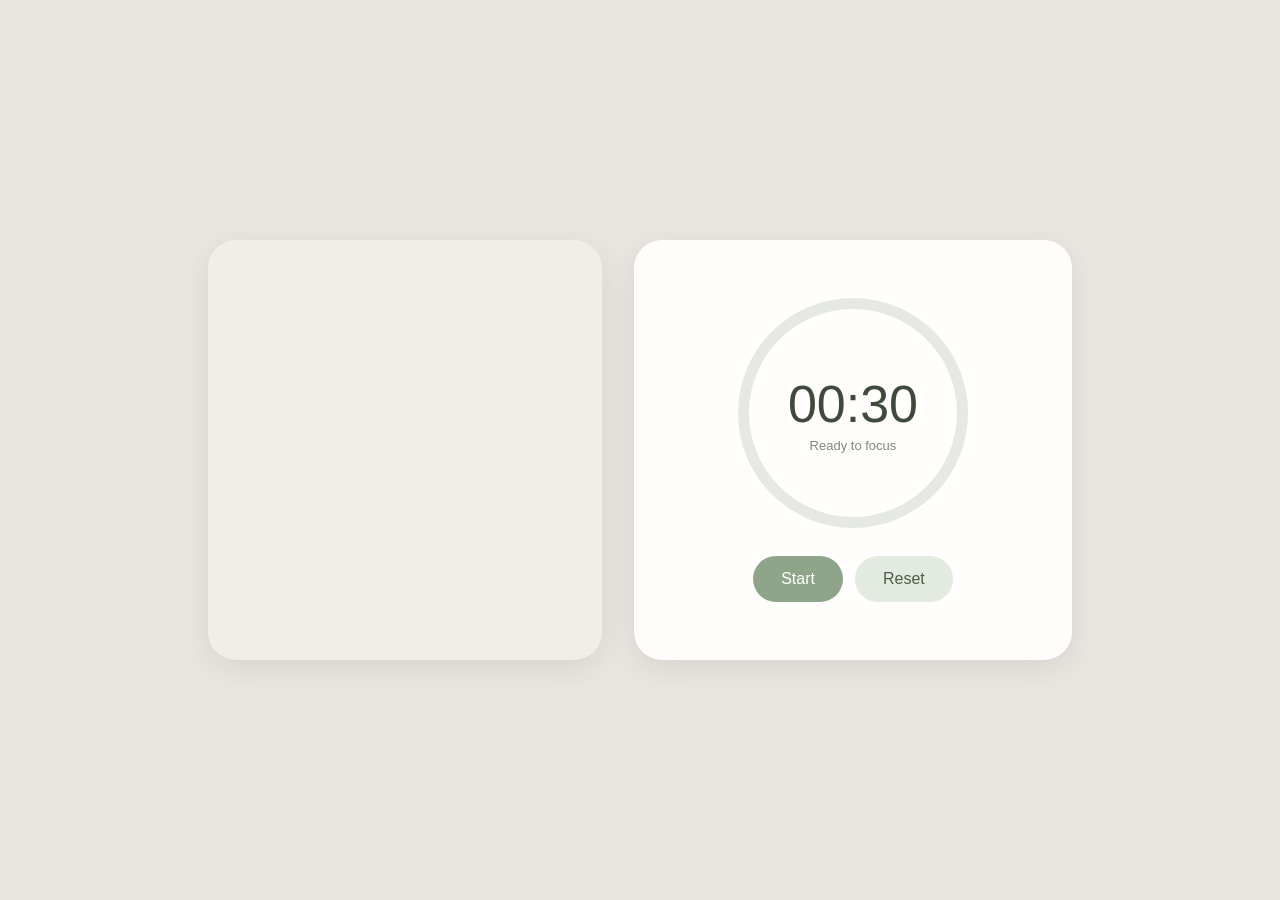
<file: index.html>
<!DOCTYPE html>
<html lang="en">
<head>
  <meta charset="UTF-8">
  <meta name="viewport" content="width=device-width, initial-scale=1.0">
  <title>Pomodoro Art</title>
  <link rel="stylesheet" href="style.css">
</head>
<body>
  <main class="screen">
    <div class="card art">
      <div class="frame" id="frame">
        <img class="art-img" id="artImg" alt="Artwork">
        <canvas class="art-blur" id="artBlur" aria-hidden="true"></canvas>
      </div>
    </div>
    <div class="card panel">
      <div class="ring" id="ring">
        <div class="ring-in">
          <div class="time" id="time">00:30</div>
          <p class="label" id="label">Ready to focus</p>
        </div>
      </div>
      <div class="buttons">
        <button type="button" class="btn primary" id="startPause">Start</button>
        <button type="button" class="btn secondary" id="reset">Reset</button>
        <button type="button" class="btn primary" id="restart" hidden>Restart session</button>
      </div>
      <div class="details" id="details" hidden>
        <p class="name" id="paintingName"></p>
        <p id="paintingArtist"></p>
        <p id="paintingYear"></p>
        <p><a id="paintingLink" target="_blank" rel="noopener noreferrer">Read about this painting on the Met website</a></p>
      </div>
    </div>
  </main>
  <script src="script.js"></script>
</body>
</html>
</file>
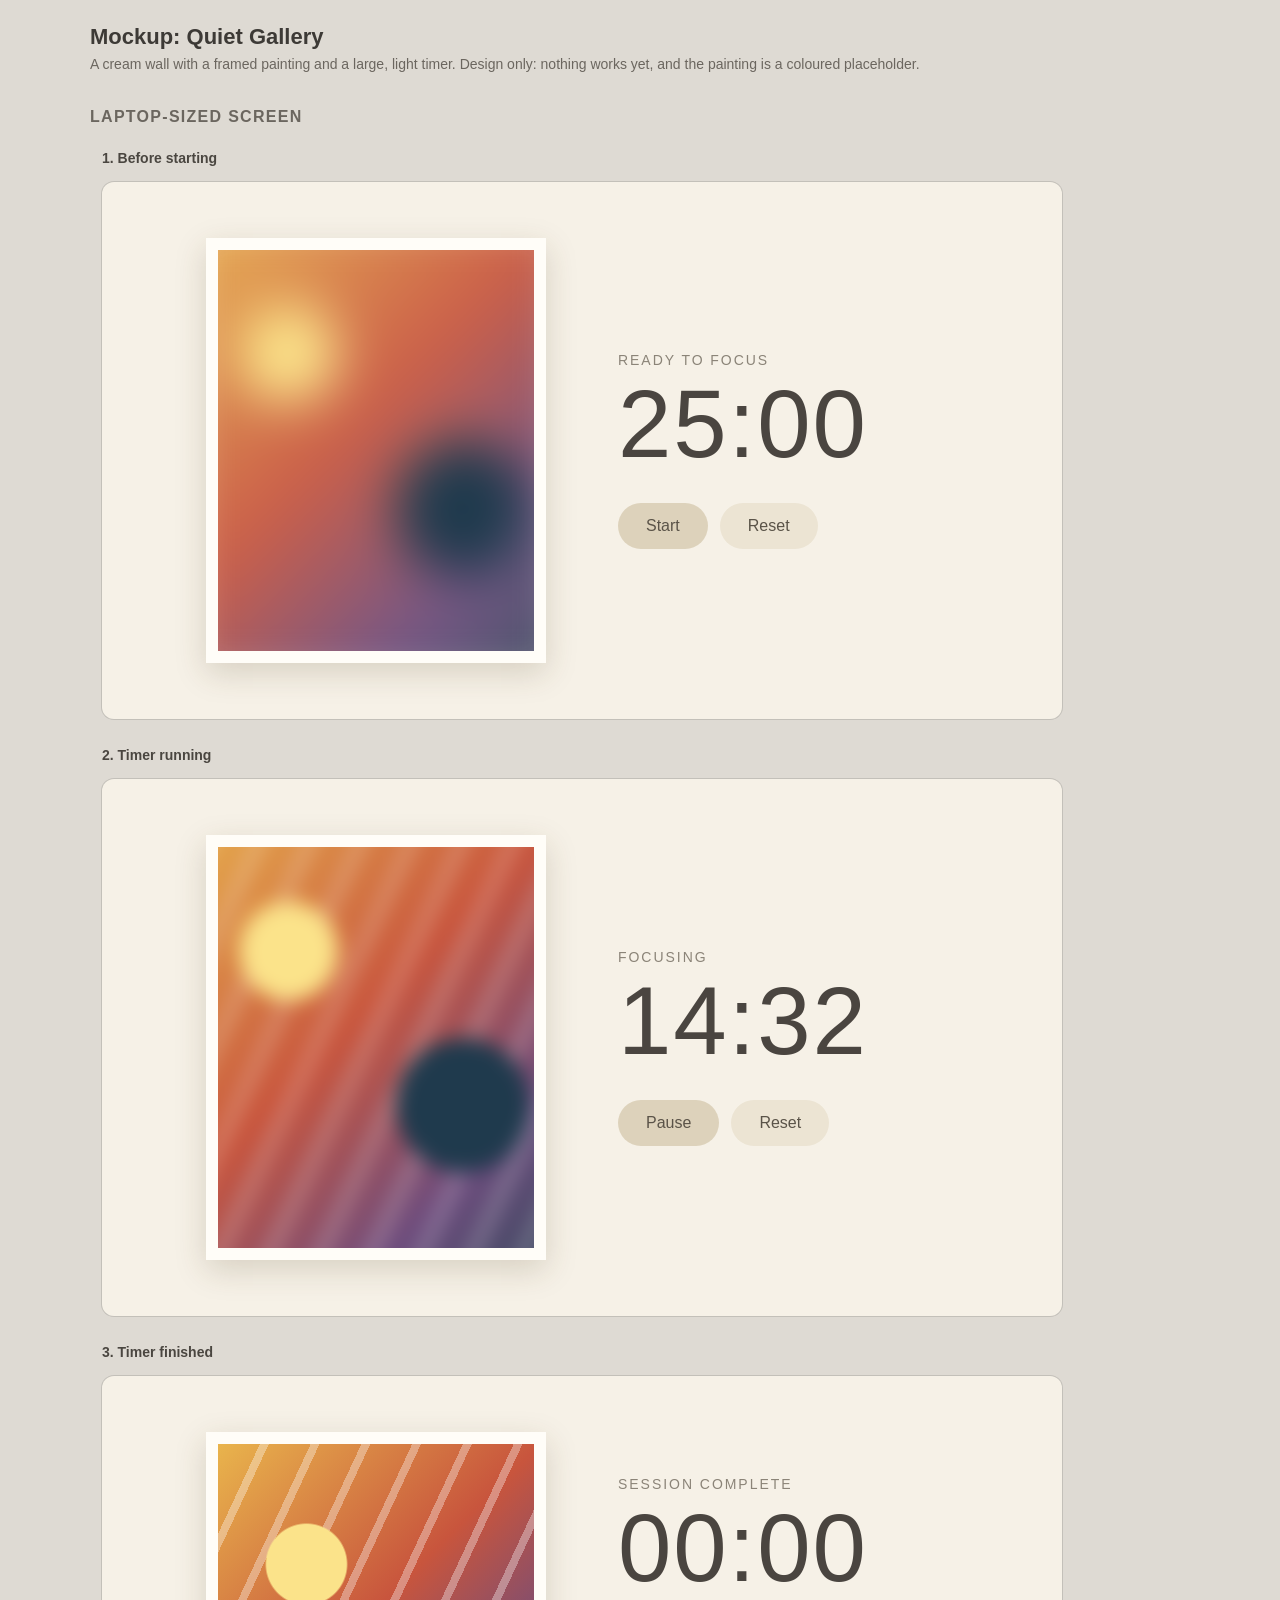
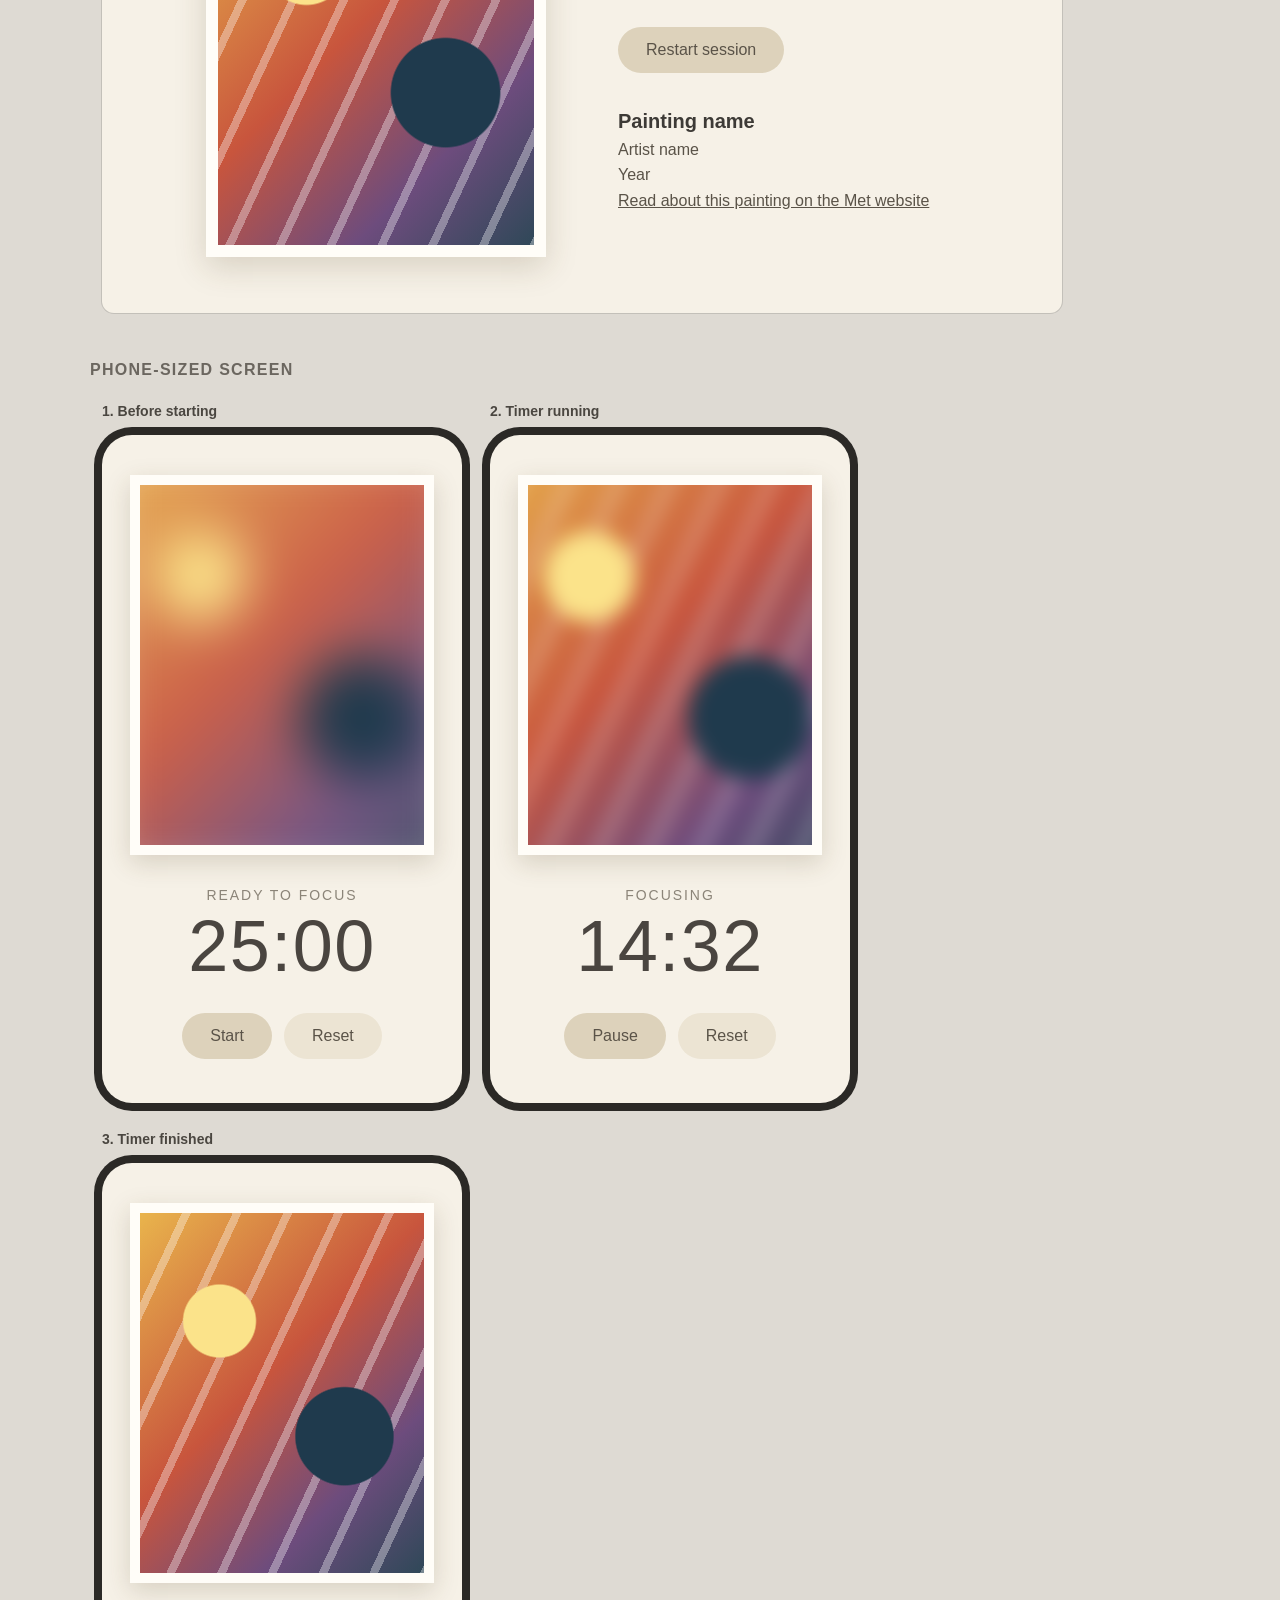
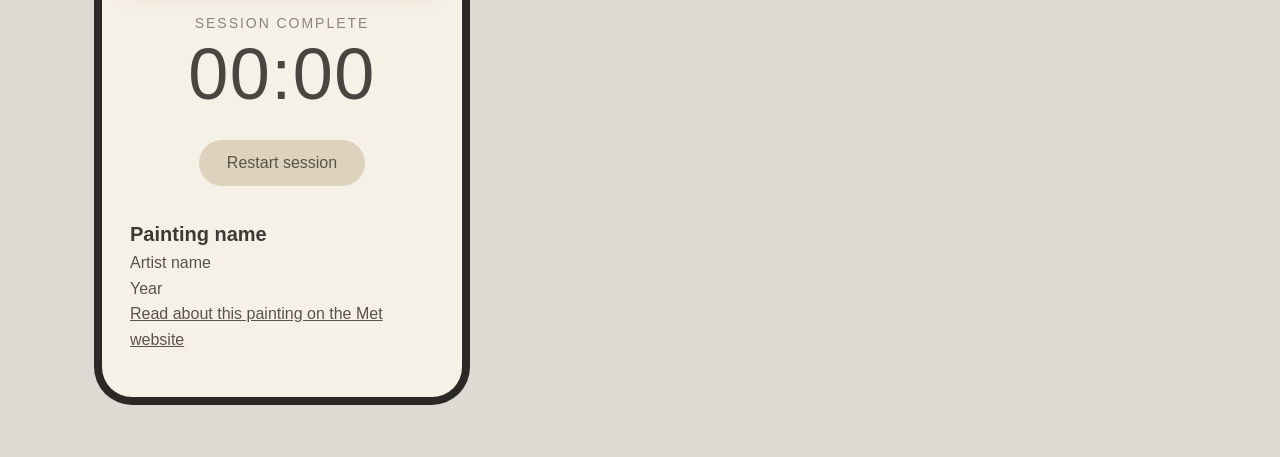
<file: mockups/1-quiet-gallery.html>
<!DOCTYPE html>
<html lang="en">
<head>
<meta charset="UTF-8">
<meta name="viewport" content="width=device-width, initial-scale=1.0">
<title>Mockup: Quiet Gallery</title>
<style>
*{box-sizing:border-box;margin:0;padding:0}
body{font-family:"Helvetica Neue",Arial,sans-serif;background:#dedad3;color:#3d3a36;padding:24px 16px 48px}
.sheet-head{max-width:1100px;margin:0 auto 28px}
.sheet-head h1{font-size:22px;font-weight:600}
.sheet-head p{margin-top:6px;font-size:14px;color:#6b665f}
h2.group{max-width:1100px;margin:36px auto 12px;font-size:16px;font-weight:600;text-transform:uppercase;letter-spacing:.08em;color:#6b665f}
.stage{max-width:1100px;margin:0 auto;overflow-x:auto;padding:12px}
.row{display:flex;flex-wrap:wrap;gap:28px;align-items:flex-start}
figure{flex:none}
figcaption{font-size:14px;font-weight:600;margin-bottom:16px;color:#4a4640}
.screen{overflow:hidden}
.screen.laptop{width:960px;min-height:520px;border-radius:12px;box-shadow:0 0 0 1px rgba(0,0,0,.12)}
.screen.phone{width:360px;border-radius:30px;box-shadow:0 0 0 8px #2b2926}
.art{overflow:hidden;position:relative}
.art-img{position:absolute;inset:-40px;background:radial-gradient(circle at 28% 30%,#fbe38a 0 11%,transparent 11.5%),radial-gradient(circle at 72% 62%,#1f3a4d 0 16%,transparent 16.5%),repeating-linear-gradient(115deg,transparent 0 38px,rgba(255,255,255,.35) 38px 46px),linear-gradient(135deg,#e9b44c 0%,#c8553d 45%,#6d4c7d 75%,#2f4858 100%);filter:blur(var(--blur))}
.art.sharp .art-img,.art-img.sharp{inset:0}
.time{font-variant-numeric:tabular-nums}
.btn{font:inherit;border:0;cursor:default}
.details{text-align:left}
.details .name{font-weight:600}
.details a{color:inherit}

.screen{background:#f6f1e7;color:#4a4540}
.laptop{display:flex;align-items:center;justify-content:center;gap:72px;padding:56px}
.laptop .art{width:340px;aspect-ratio:4/5;border:12px solid #fffdf8;box-shadow:0 10px 30px rgba(80,60,30,.18)}
.laptop .panel{width:340px}
.phone{padding:40px 28px 44px;text-align:center}
.phone .art{width:100%;aspect-ratio:4/5;border:10px solid #fffdf8;box-shadow:0 8px 24px rgba(80,60,30,.18);margin-bottom:32px}
.label{font-size:14px;letter-spacing:.14em;text-transform:uppercase;color:#8b8478;margin-bottom:6px}
.time{font-size:96px;font-weight:200;letter-spacing:.02em;line-height:1.05}
.phone .time{font-size:72px}
.buttons{display:flex;gap:12px;margin-top:28px;flex-wrap:wrap}
.phone .buttons{justify-content:center}
.btn{padding:14px 28px;border-radius:999px;font-size:16px;color:#5a5348;background:#ece4d3}
.btn.primary{background:#ddd2bb}
.details{margin-top:32px;font-size:16px;line-height:1.6;color:#5a5348}
.details .name{font-size:20px;color:#3d3a36}
</style>
</head>
<body>
<div class="sheet-head"><h1>Mockup: Quiet Gallery</h1><p>A cream wall with a framed painting and a large, light timer. Design only: nothing works yet, and the painting is a coloured placeholder.</p></div>
<h2 class="group">Laptop-sized screen</h2><div class="stage"><div class="row"><figure><figcaption>1. Before starting</figcaption><section class="screen laptop"><div class="art"><div class="art-img" style="--blur:26px"></div></div><div class="panel"><p class="label">Ready to focus</p><div class="time">25:00</div><div class="buttons"><button type="button" class="btn primary">Start</button><button type="button" class="btn secondary">Reset</button></div></div></section></figure><figure><figcaption>2. Timer running</figcaption><section class="screen laptop"><div class="art"><div class="art-img" style="--blur:10px"></div></div><div class="panel"><p class="label">Focusing</p><div class="time">14:32</div><div class="buttons"><button type="button" class="btn primary">Pause</button><button type="button" class="btn secondary">Reset</button></div></div></section></figure><figure><figcaption>3. Timer finished</figcaption><section class="screen laptop"><div class="art"><div class="art-img" style="--blur:0px;inset:0"></div></div><div class="panel"><p class="label">Session complete</p><div class="time">00:00</div><div class="buttons"><button type="button" class="btn primary">Restart session</button></div><div class="details"><p class="name">Painting name</p><p>Artist name</p><p>Year</p><p><a href="#">Read about this painting on the Met website</a></p></div></div></section></figure></div></div><h2 class="group">Phone-sized screen</h2><div class="stage"><div class="row"><figure><figcaption>1. Before starting</figcaption><section class="screen phone"><div class="art"><div class="art-img" style="--blur:26px"></div></div><div class="panel"><p class="label">Ready to focus</p><div class="time">25:00</div><div class="buttons"><button type="button" class="btn primary">Start</button><button type="button" class="btn secondary">Reset</button></div></div></section></figure><figure><figcaption>2. Timer running</figcaption><section class="screen phone"><div class="art"><div class="art-img" style="--blur:10px"></div></div><div class="panel"><p class="label">Focusing</p><div class="time">14:32</div><div class="buttons"><button type="button" class="btn primary">Pause</button><button type="button" class="btn secondary">Reset</button></div></div></section></figure><figure><figcaption>3. Timer finished</figcaption><section class="screen phone"><div class="art"><div class="art-img" style="--blur:0px;inset:0"></div></div><div class="panel"><p class="label">Session complete</p><div class="time">00:00</div><div class="buttons"><button type="button" class="btn primary">Restart session</button></div><div class="details"><p class="name">Painting name</p><p>Artist name</p><p>Year</p><p><a href="#">Read about this painting on the Met website</a></p></div></div></section></figure></div></div>
</body>
</html>
</file>
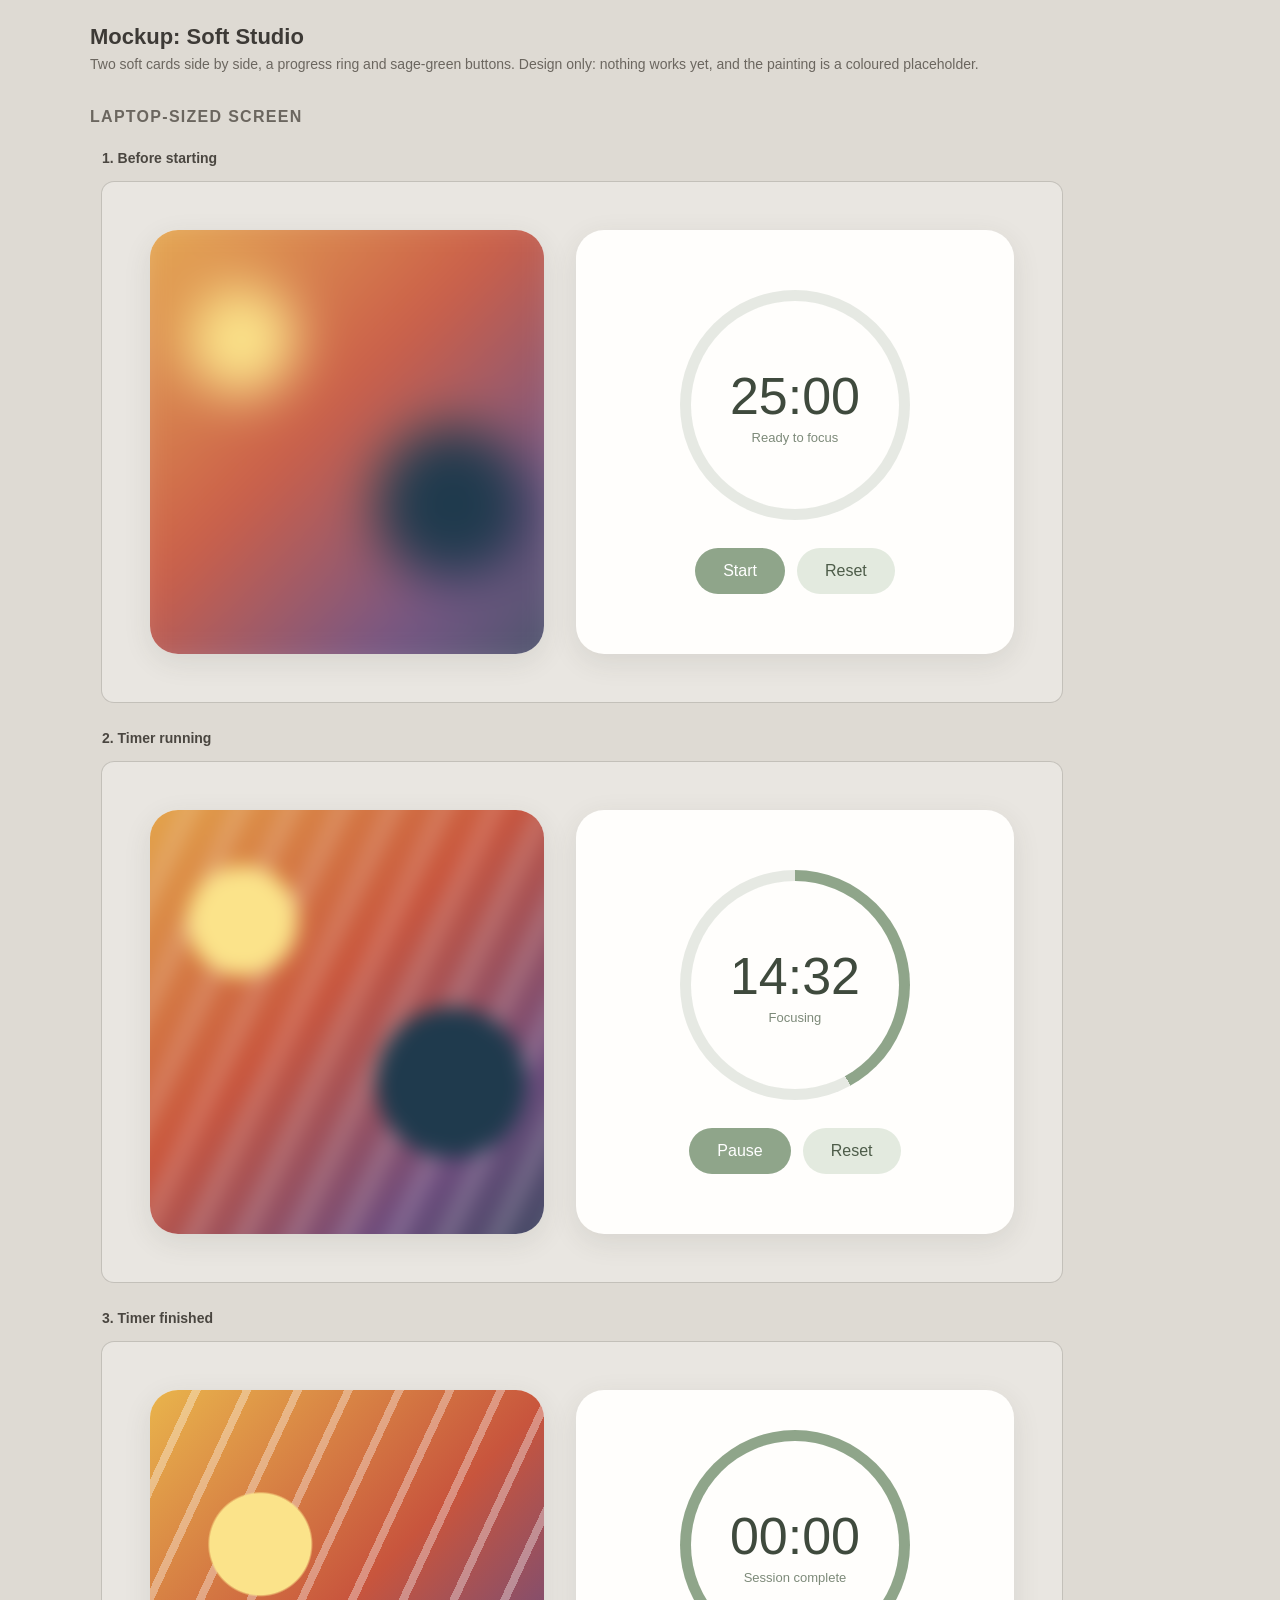
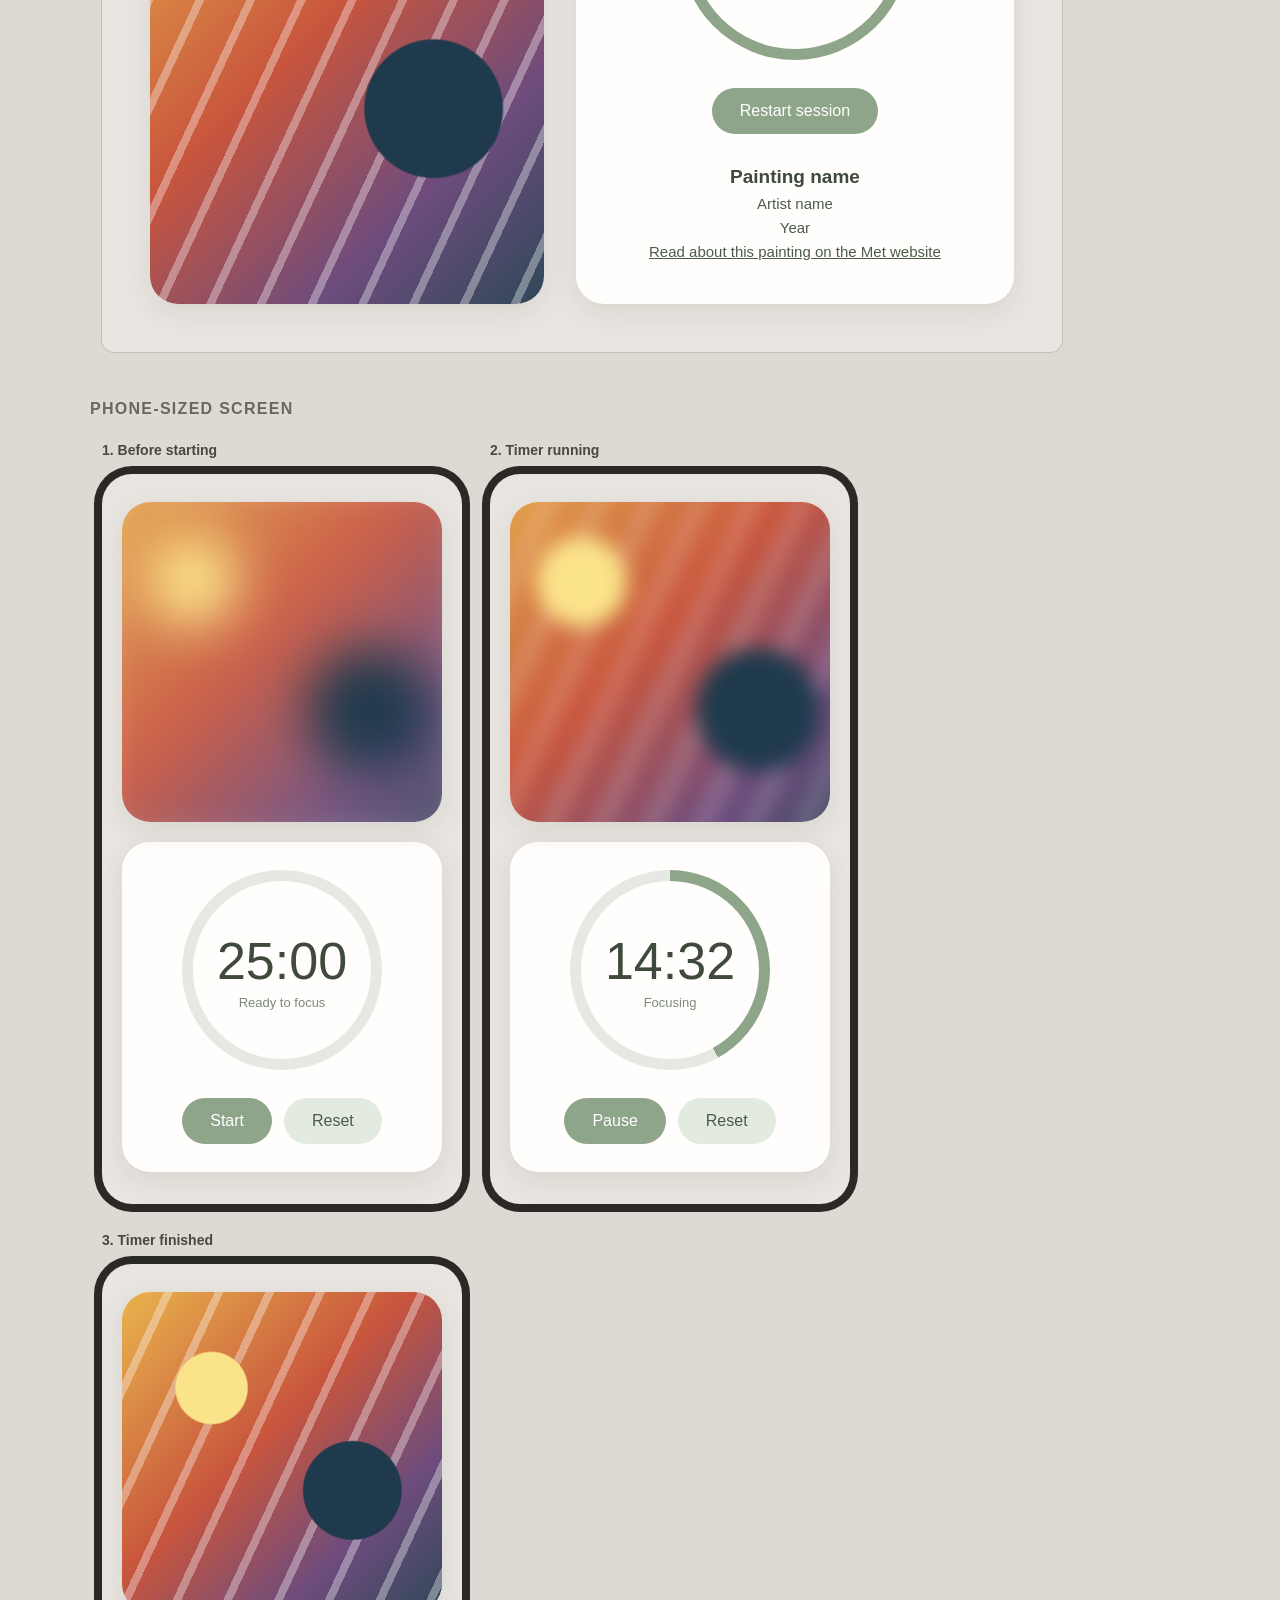
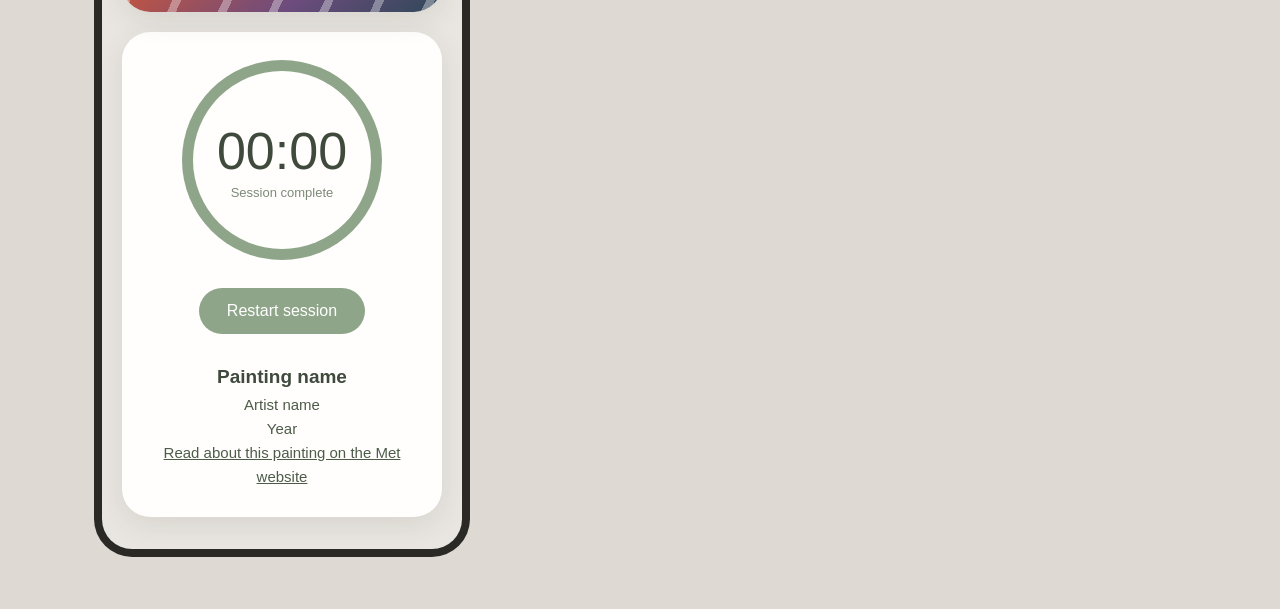
<file: mockups/2-soft-studio.html>
<!DOCTYPE html>
<html lang="en">
<head>
<meta charset="UTF-8">
<meta name="viewport" content="width=device-width, initial-scale=1.0">
<title>Mockup: Soft Studio</title>
<style>
*{box-sizing:border-box;margin:0;padding:0}
body{font-family:"Helvetica Neue",Arial,sans-serif;background:#dedad3;color:#3d3a36;padding:24px 16px 48px}
.sheet-head{max-width:1100px;margin:0 auto 28px}
.sheet-head h1{font-size:22px;font-weight:600}
.sheet-head p{margin-top:6px;font-size:14px;color:#6b665f}
h2.group{max-width:1100px;margin:36px auto 12px;font-size:16px;font-weight:600;text-transform:uppercase;letter-spacing:.08em;color:#6b665f}
.stage{max-width:1100px;margin:0 auto;overflow-x:auto;padding:12px}
.row{display:flex;flex-wrap:wrap;gap:28px;align-items:flex-start}
figure{flex:none}
figcaption{font-size:14px;font-weight:600;margin-bottom:16px;color:#4a4640}
.screen{overflow:hidden}
.screen.laptop{width:960px;min-height:520px;border-radius:12px;box-shadow:0 0 0 1px rgba(0,0,0,.12)}
.screen.phone{width:360px;border-radius:30px;box-shadow:0 0 0 8px #2b2926}
.art{overflow:hidden;position:relative}
.art-img{position:absolute;inset:-40px;background:radial-gradient(circle at 28% 30%,#fbe38a 0 11%,transparent 11.5%),radial-gradient(circle at 72% 62%,#1f3a4d 0 16%,transparent 16.5%),repeating-linear-gradient(115deg,transparent 0 38px,rgba(255,255,255,.35) 38px 46px),linear-gradient(135deg,#e9b44c 0%,#c8553d 45%,#6d4c7d 75%,#2f4858 100%);filter:blur(var(--blur))}
.art.sharp .art-img,.art-img.sharp{inset:0}
.time{font-variant-numeric:tabular-nums}
.btn{font:inherit;border:0;cursor:default}
.details{text-align:left}
.details .name{font-weight:600}
.details a{color:inherit}

.screen{background:#e9e6e1}
.card{background:#fffefc;border-radius:28px;box-shadow:0 8px 28px rgba(60,55,45,.10)}
.laptop{display:flex;gap:32px;padding:48px;align-items:stretch}
.laptop .art{flex:1.1;min-height:420px}
.laptop .panel{flex:1;padding:40px;display:flex;flex-direction:column;align-items:center;justify-content:center}
.phone{padding:28px 20px 32px;display:flex;flex-direction:column;gap:20px}
.phone .art{aspect-ratio:1/1}
.phone .panel{padding:28px 20px;display:flex;flex-direction:column;align-items:center}
.ring{--size:230px;width:var(--size);height:var(--size);border-radius:50%;background:conic-gradient(#8fa58a calc(var(--p)*1%),#e6e9e3 0);display:grid;place-items:center}
.phone .ring{--size:200px}
.ring-in{width:calc(100% - 22px);height:calc(100% - 22px);border-radius:50%;background:#fffefc;display:flex;flex-direction:column;align-items:center;justify-content:center}
.time{font-size:52px;font-weight:300;color:#3f4a3d}
.label{font-size:13px;color:#7d8a79;margin-top:4px}
.buttons{display:flex;gap:12px;margin-top:28px;flex-wrap:wrap;justify-content:center}
.btn{padding:14px 28px;border-radius:999px;font-size:16px}
.btn.primary{background:#8fa58a;color:#fff}
.btn.secondary{background:#e3eadf;color:#4d5c49}
.details{margin-top:28px;font-size:15px;line-height:1.6;text-align:center;color:#4d5c49}
.details .name{font-size:19px;color:#3f4a3d}
</style>
</head>
<body>
<div class="sheet-head"><h1>Mockup: Soft Studio</h1><p>Two soft cards side by side, a progress ring and sage-green buttons. Design only: nothing works yet, and the painting is a coloured placeholder.</p></div>
<h2 class="group">Laptop-sized screen</h2><div class="stage"><div class="row"><figure><figcaption>1. Before starting</figcaption><section class="screen laptop"><div class="card art"><div class="art-img" style="--blur:26px"></div></div><div class="card panel"><div class="ring" style="--p:0"><div class="ring-in"><div class="time">25:00</div><p class="label">Ready to focus</p></div></div><div class="buttons"><button type="button" class="btn primary">Start</button><button type="button" class="btn secondary">Reset</button></div></div></section></figure><figure><figcaption>2. Timer running</figcaption><section class="screen laptop"><div class="card art"><div class="art-img" style="--blur:10px"></div></div><div class="card panel"><div class="ring" style="--p:42"><div class="ring-in"><div class="time">14:32</div><p class="label">Focusing</p></div></div><div class="buttons"><button type="button" class="btn primary">Pause</button><button type="button" class="btn secondary">Reset</button></div></div></section></figure><figure><figcaption>3. Timer finished</figcaption><section class="screen laptop"><div class="card art"><div class="art-img" style="--blur:0px;inset:0"></div></div><div class="card panel"><div class="ring" style="--p:100"><div class="ring-in"><div class="time">00:00</div><p class="label">Session complete</p></div></div><div class="buttons"><button type="button" class="btn primary">Restart session</button></div><div class="details"><p class="name">Painting name</p><p>Artist name</p><p>Year</p><p><a href="#">Read about this painting on the Met website</a></p></div></div></section></figure></div></div><h2 class="group">Phone-sized screen</h2><div class="stage"><div class="row"><figure><figcaption>1. Before starting</figcaption><section class="screen phone"><div class="card art"><div class="art-img" style="--blur:26px"></div></div><div class="card panel"><div class="ring" style="--p:0"><div class="ring-in"><div class="time">25:00</div><p class="label">Ready to focus</p></div></div><div class="buttons"><button type="button" class="btn primary">Start</button><button type="button" class="btn secondary">Reset</button></div></div></section></figure><figure><figcaption>2. Timer running</figcaption><section class="screen phone"><div class="card art"><div class="art-img" style="--blur:10px"></div></div><div class="card panel"><div class="ring" style="--p:42"><div class="ring-in"><div class="time">14:32</div><p class="label">Focusing</p></div></div><div class="buttons"><button type="button" class="btn primary">Pause</button><button type="button" class="btn secondary">Reset</button></div></div></section></figure><figure><figcaption>3. Timer finished</figcaption><section class="screen phone"><div class="card art"><div class="art-img" style="--blur:0px;inset:0"></div></div><div class="card panel"><div class="ring" style="--p:100"><div class="ring-in"><div class="time">00:00</div><p class="label">Session complete</p></div></div><div class="buttons"><button type="button" class="btn primary">Restart session</button></div><div class="details"><p class="name">Painting name</p><p>Artist name</p><p>Year</p><p><a href="#">Read about this painting on the Met website</a></p></div></div></section></figure></div></div>
</body>
</html>
</file>
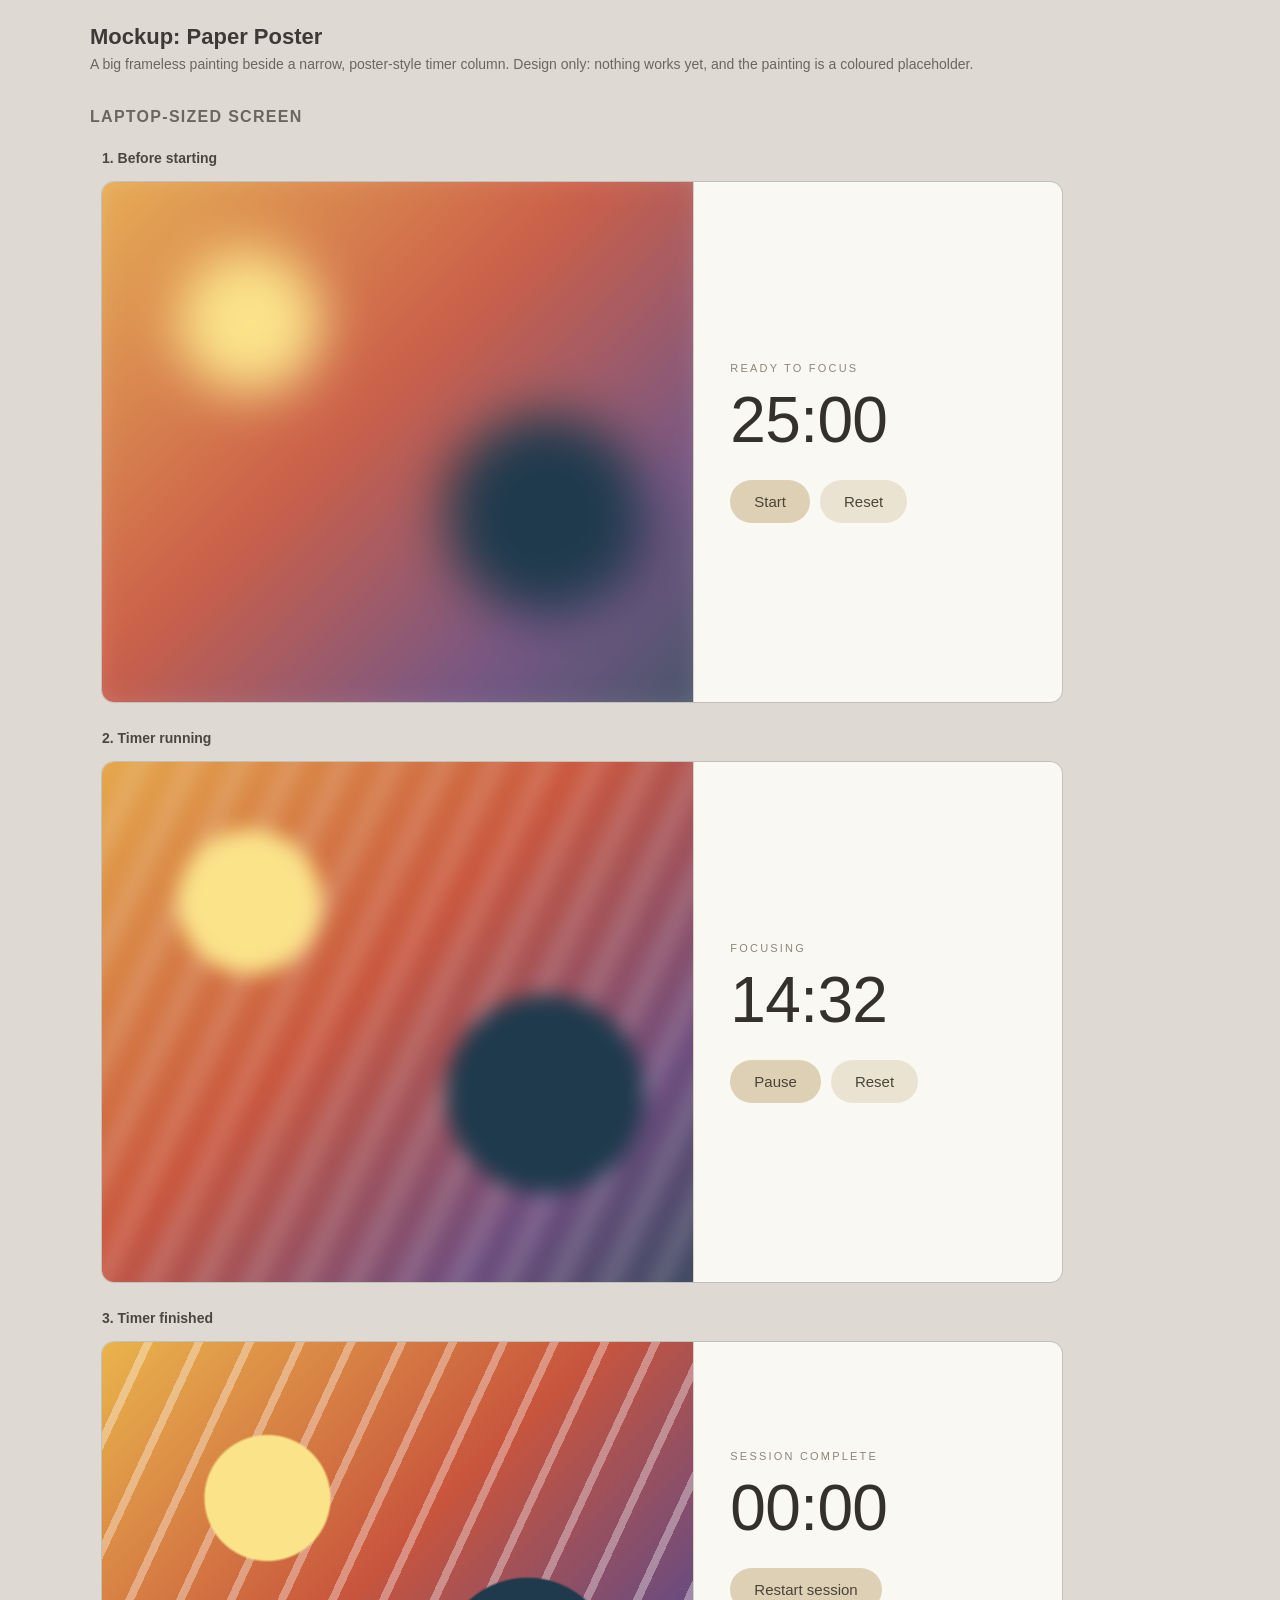
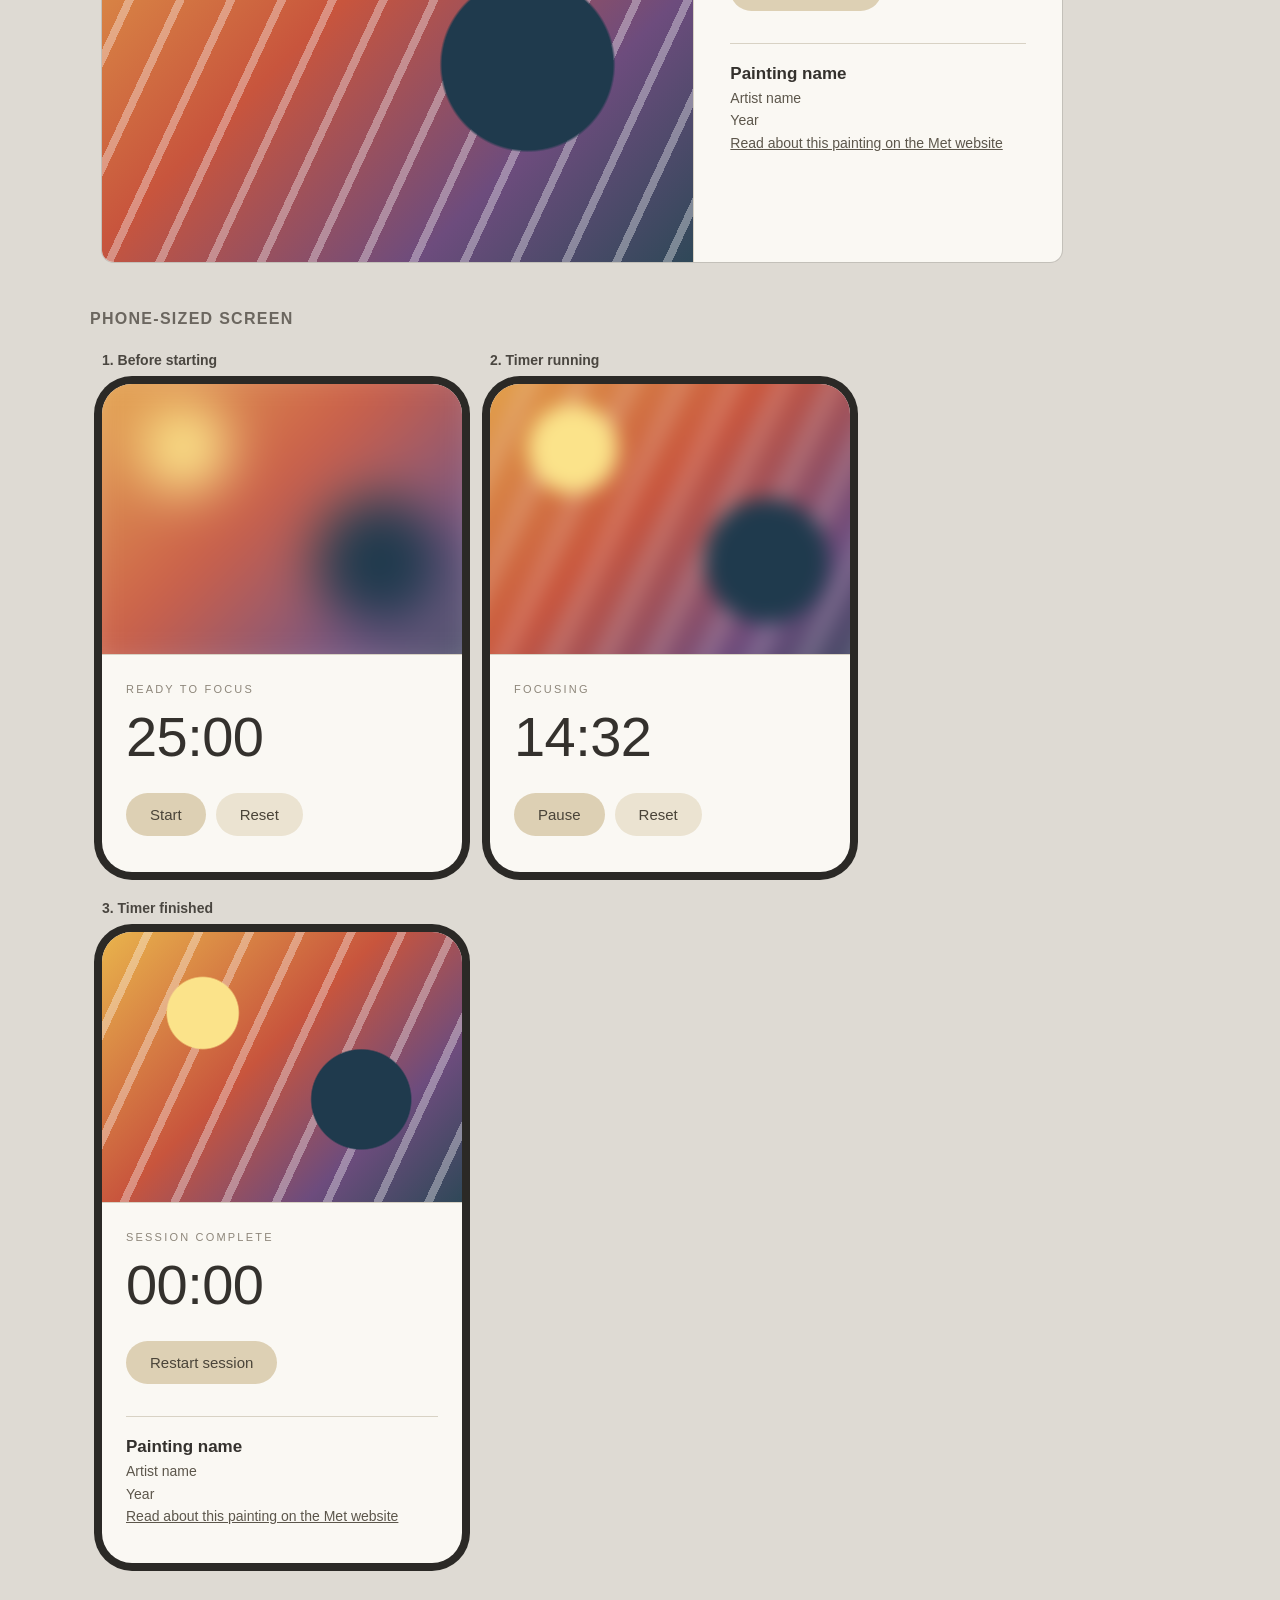
<file: mockups/3-paper-poster.html>
<!DOCTYPE html>
<html lang="en">
<head>
<meta charset="UTF-8">
<meta name="viewport" content="width=device-width, initial-scale=1.0">
<title>Mockup: Paper Poster</title>
<style>
*{box-sizing:border-box;margin:0;padding:0}
body{font-family:"Helvetica Neue",Arial,sans-serif;background:#dedad3;color:#3d3a36;padding:24px 16px 48px}
.sheet-head{max-width:1100px;margin:0 auto 28px}
.sheet-head h1{font-size:22px;font-weight:600}
.sheet-head p{margin-top:6px;font-size:14px;color:#6b665f}
h2.group{max-width:1100px;margin:36px auto 12px;font-size:16px;font-weight:600;text-transform:uppercase;letter-spacing:.08em;color:#6b665f}
.stage{max-width:1100px;margin:0 auto;overflow-x:auto;padding:12px}
.row{display:flex;flex-wrap:wrap;gap:28px;align-items:flex-start}
figure{flex:none}
figcaption{font-size:14px;font-weight:600;margin-bottom:16px;color:#4a4640}
.screen{overflow:hidden}
.screen.laptop{width:960px;min-height:520px;border-radius:12px;box-shadow:0 0 0 1px rgba(0,0,0,.12)}
.screen.phone{width:360px;border-radius:30px;box-shadow:0 0 0 8px #2b2926}
.art{overflow:hidden;position:relative}
.art-img{position:absolute;inset:-40px;background:radial-gradient(circle at 28% 30%,#fbe38a 0 11%,transparent 11.5%),radial-gradient(circle at 72% 62%,#1f3a4d 0 16%,transparent 16.5%),repeating-linear-gradient(115deg,transparent 0 38px,rgba(255,255,255,.35) 38px 46px),linear-gradient(135deg,#e9b44c 0%,#c8553d 45%,#6d4c7d 75%,#2f4858 100%);filter:blur(var(--blur))}
.art.sharp .art-img,.art-img.sharp{inset:0}
.time{font-variant-numeric:tabular-nums}
.btn{font:inherit;border:0;cursor:default}
.details{text-align:left}
.details .name{font-weight:600}
.details a{color:inherit}

.screen{background:#faf8f3;color:#34312d}
.laptop{display:flex;min-height:520px}
.laptop .art{flex:2;min-height:520px}
.laptop .panel{flex:1;padding:48px 36px;border-left:1px solid #d8d2c4;display:flex;flex-direction:column;justify-content:center}
.phone .art{width:100%;aspect-ratio:4/3}
.phone .panel{padding:28px 24px 36px;border-top:1px solid #d8d2c4}
.label{font-size:11px;letter-spacing:.2em;text-transform:uppercase;color:#8d867a;margin-bottom:14px}
.time{font-size:64px;font-weight:300;letter-spacing:-.01em;line-height:1}
.phone .time{font-size:56px}
.buttons{display:flex;gap:10px;margin-top:28px;flex-wrap:wrap}
.btn{padding:13px 24px;border-radius:999px;font-size:15px;color:#4a4439;background:#ebe3d1}
.btn.primary{background:#ddd0b4}
.details{margin-top:32px;padding-top:16px;border-top:1px solid #d8d2c4;font-size:14px;line-height:1.6;color:#5c564b}
.details .name{font-size:17px;color:#34312d}
</style>
</head>
<body>
<div class="sheet-head"><h1>Mockup: Paper Poster</h1><p>A big frameless painting beside a narrow, poster-style timer column. Design only: nothing works yet, and the painting is a coloured placeholder.</p></div>
<h2 class="group">Laptop-sized screen</h2><div class="stage"><div class="row"><figure><figcaption>1. Before starting</figcaption><section class="screen laptop"><div class="art"><div class="art-img" style="--blur:26px"></div></div><div class="panel"><p class="label">Ready to focus</p><div class="time">25:00</div><div class="buttons"><button type="button" class="btn primary">Start</button><button type="button" class="btn secondary">Reset</button></div></div></section></figure><figure><figcaption>2. Timer running</figcaption><section class="screen laptop"><div class="art"><div class="art-img" style="--blur:10px"></div></div><div class="panel"><p class="label">Focusing</p><div class="time">14:32</div><div class="buttons"><button type="button" class="btn primary">Pause</button><button type="button" class="btn secondary">Reset</button></div></div></section></figure><figure><figcaption>3. Timer finished</figcaption><section class="screen laptop"><div class="art"><div class="art-img" style="--blur:0px;inset:0"></div></div><div class="panel"><p class="label">Session complete</p><div class="time">00:00</div><div class="buttons"><button type="button" class="btn primary">Restart session</button></div><div class="details"><p class="name">Painting name</p><p>Artist name</p><p>Year</p><p><a href="#">Read about this painting on the Met website</a></p></div></div></section></figure></div></div><h2 class="group">Phone-sized screen</h2><div class="stage"><div class="row"><figure><figcaption>1. Before starting</figcaption><section class="screen phone"><div class="art"><div class="art-img" style="--blur:26px"></div></div><div class="panel"><p class="label">Ready to focus</p><div class="time">25:00</div><div class="buttons"><button type="button" class="btn primary">Start</button><button type="button" class="btn secondary">Reset</button></div></div></section></figure><figure><figcaption>2. Timer running</figcaption><section class="screen phone"><div class="art"><div class="art-img" style="--blur:10px"></div></div><div class="panel"><p class="label">Focusing</p><div class="time">14:32</div><div class="buttons"><button type="button" class="btn primary">Pause</button><button type="button" class="btn secondary">Reset</button></div></div></section></figure><figure><figcaption>3. Timer finished</figcaption><section class="screen phone"><div class="art"><div class="art-img" style="--blur:0px;inset:0"></div></div><div class="panel"><p class="label">Session complete</p><div class="time">00:00</div><div class="buttons"><button type="button" class="btn primary">Restart session</button></div><div class="details"><p class="name">Painting name</p><p>Artist name</p><p>Year</p><p><a href="#">Read about this painting on the Met website</a></p></div></div></section></figure></div></div>
</body>
</html>
</file>
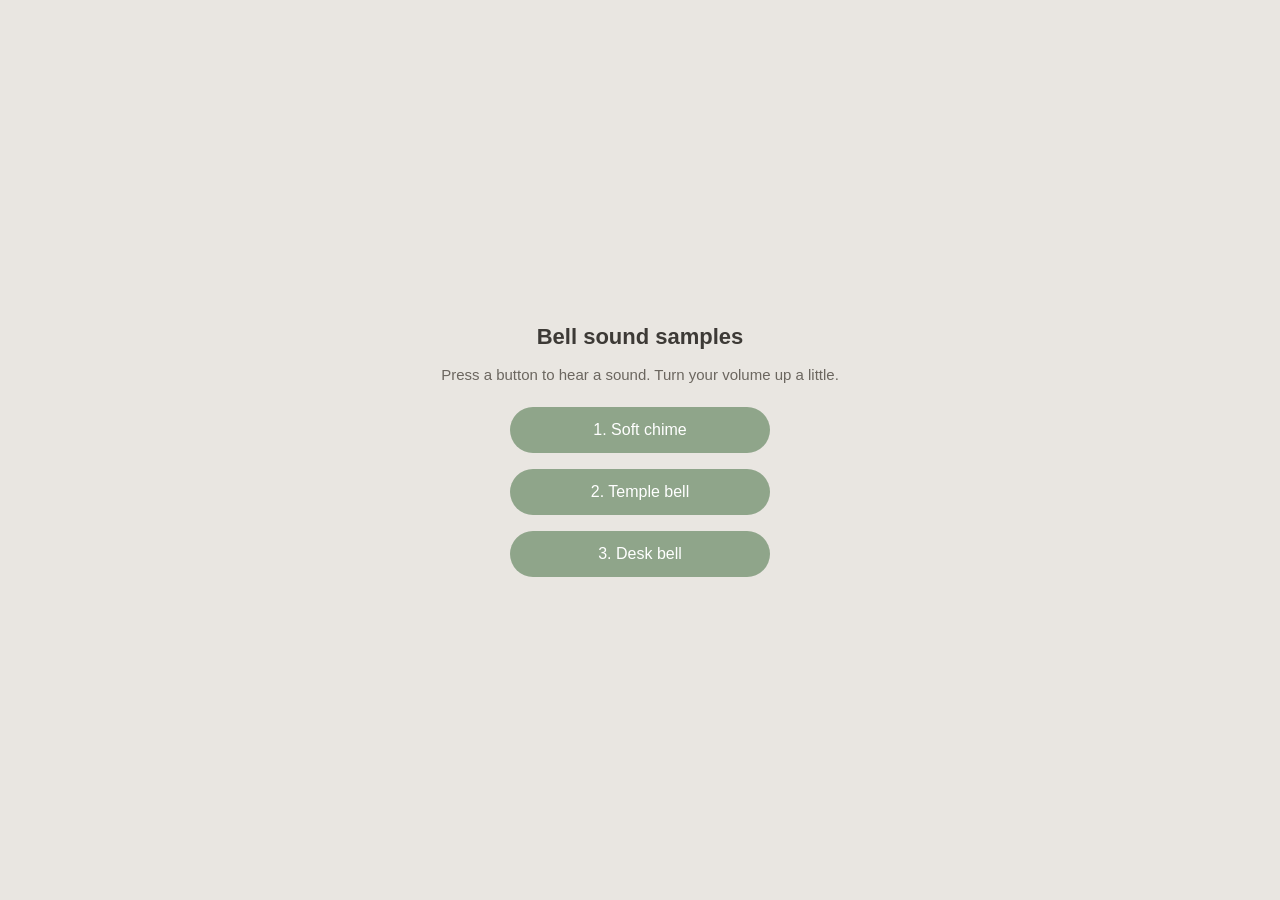
<file: sound-samples/sounds.html>
<!DOCTYPE html>
<html lang="en">
<head>
  <meta charset="UTF-8">
  <meta name="viewport" content="width=device-width, initial-scale=1.0">
  <title>Bell sound samples</title>
  <style>
    * { box-sizing: border-box; margin: 0; padding: 0; }
    body {
      min-height: 100vh;
      display: flex;
      flex-direction: column;
      align-items: center;
      justify-content: center;
      gap: 16px;
      padding: 24px 16px;
      font-family: "Helvetica Neue", Arial, sans-serif;
      background: #e9e6e1;
      color: #3d3a36;
    }
    h1 { font-size: 22px; font-weight: 600; }
    p { font-size: 15px; color: #6b665f; margin-bottom: 8px; text-align: center; }
    button {
      font: inherit;
      font-size: 16px;
      width: 260px;
      padding: 14px 28px;
      border: 0;
      border-radius: 999px;
      background: #8fa58a;
      color: #fff;
      cursor: pointer;
    }
  </style>
</head>
<body>
  <h1>Bell sound samples</h1>
  <p>Press a button to hear a sound. Turn your volume up a little.</p>
  <button type="button" data-sound="softChime">1. Soft chime</button>
  <button type="button" data-sound="templeBell">2. Temple bell</button>
  <button type="button" data-sound="deskBell">3. Desk bell</button>

  <script>
    // One ringing "note": several pure tones (partials) that fade out.
    // partials = [frequency ratio, loudness, how long it rings in seconds]
    function ring(ctx, out, when, freq, partials) {
      partials.forEach(([ratio, level, decay]) => {
        const osc = ctx.createOscillator();
        const gain = ctx.createGain();
        osc.type = "sine";
        osc.frequency.value = freq * ratio;
        gain.gain.setValueAtTime(0.0001, when);
        gain.gain.exponentialRampToValueAtTime(level, when + 0.01);
        gain.gain.exponentialRampToValueAtTime(0.0001, when + decay);
        osc.connect(gain);
        gain.connect(out);
        osc.start(when);
        osc.stop(when + decay + 0.05);
      });
    }

    // 1. Soft chime: high, gentle, glass-like, about 2.5 seconds
    function softChime(ctx, out, when) {
      ring(ctx, out, when, 1046.5, [[1, 0.30, 4.2], [2.76, 0.12, 2.6], [5.4, 0.05, 1.4]]);
    }

    // 2. Temple bell: deep, round, long warm fade, about 3 seconds
    function templeBell(ctx, out, when) {
      ring(ctx, out, when, 220, [[0.5, 0.20, 4.2], [1, 0.30, 4.2], [1.19, 0.14, 3.4],
                                 [1.5, 0.10, 2.8], [2, 0.12, 2.5], [2.74, 0.06, 1.7]]);
    }

    // 3. Desk bell: bright, quick "ding-ding", about 2.5 seconds
    function deskBell(ctx, out, when) {
      const partials = [[1, 0.26, 2.6], [2.4, 0.12, 1.6], [4.1, 0.06, 1.0]];
      ring(ctx, out, when, 1760, partials);
      ring(ctx, out, when + 0.6, 1760, partials);
    }

    const sounds = { softChime, templeBell, deskBell };
    let audioCtx = null;

    document.querySelectorAll("button[data-sound]").forEach((btn) => {
      btn.addEventListener("click", () => {
        audioCtx = audioCtx || new (window.AudioContext || window.webkitAudioContext)();
        if (audioCtx.state === "suspended") audioCtx.resume();
        sounds[btn.dataset.sound](audioCtx, audioCtx.destination, audioCtx.currentTime + 0.05);
      });
    });
  </script>
</body>
</html>
</file>
<file: style.css>
* {
  box-sizing: border-box;
  margin: 0;
  padding: 0;
}

body {
  min-height: 100vh;
  display: flex;
  align-items: center;
  justify-content: center;
  font-family: "Helvetica Neue", Arial, sans-serif;
  background: #e9e6e1;
  color: #3d3a36;
}

/* Phone: painting on top, timer below */
.screen {
  width: 100%;
  max-width: 480px;
  padding: 28px 20px 32px;
  display: flex;
  flex-direction: column;
  gap: 20px;
}

.card {
  background: #fffefc;
  border-radius: 28px;
  box-shadow: 0 8px 28px rgba(60, 55, 45, 0.1);
}

.art {
  position: relative;
  overflow: hidden;
  aspect-ratio: 1 / 1;
}

/* The real painting: always shown whole (never stretched or cut off).
   The "frame" is exactly the painting's shape, so the blur is trimmed to
   crisp edges and never spills outside it. */
.art {
  background: #f1eeea;
  container-type: size; /* lets the frame measure the card */
  display: grid;
  place-items: center;
  overflow: hidden;
}

.frame {
  --blur: 26px; /* strongly blurred until the script says otherwise */
  --pad: 80px; /* extra mirrored edge around the blurred copy */
  position: relative;
  overflow: hidden;
  aspect-ratio: var(--ar, 1);
  width: min(calc(100cqw - 32px), calc((100cqh - 32px) * var(--ar, 1)));
  opacity: 0;
  transition: opacity 0.3s ease;
}

.frame.loaded {
  opacity: 1;
}

.art-img {
  position: absolute;
  inset: 0;
  width: 100%;
  height: 100%;
}

/* A blurred copy drawn on top; it is hidden once the painting is sharp. */
.art-blur {
  position: absolute;
  left: calc(var(--pad) * -1);
  top: calc(var(--pad) * -1);
  width: calc(100% + var(--pad) * 2);
  height: calc(100% + var(--pad) * 2);
  filter: blur(var(--blur));
  transition: filter 0.3s linear;
}

.frame.sharp .art-blur {
  display: none;
}

.panel {
  padding: 28px 20px;
  display: flex;
  flex-direction: column;
  align-items: center;
}

.ring {
  --size: 200px;
  --p: 0;
  width: var(--size);
  height: var(--size);
  border-radius: 50%;
  background: conic-gradient(#8fa58a calc(var(--p) * 1%), #e6e9e3 0);
  display: grid;
  place-items: center;
}

.ring-in {
  width: calc(100% - 22px);
  height: calc(100% - 22px);
  border-radius: 50%;
  background: #fffefc;
  display: flex;
  flex-direction: column;
  align-items: center;
  justify-content: center;
}

.time {
  font-size: 52px;
  font-weight: 300;
  color: #3f4a3d;
  font-variant-numeric: tabular-nums;
}

.label {
  font-size: 13px;
  color: #7d8a79;
  margin-top: 4px;
}

.buttons {
  display: flex;
  gap: 12px;
  margin-top: 28px;
  flex-wrap: wrap;
  justify-content: center;
}

.btn {
  font: inherit;
  font-size: 16px;
  border: 0;
  padding: 14px 28px;
  border-radius: 999px;
  cursor: pointer;
}

.btn.primary {
  background: #8fa58a;
  color: #fff;
}

.btn.secondary {
  background: #e3eadf;
  color: #4d5c49;
}

/* Laptop: painting and timer side by side */
@media (min-width: 700px) {
  .screen {
    max-width: 960px;
    padding: 48px;
    flex-direction: row;
    gap: 32px;
    align-items: stretch;
  }

  .art {
    flex: 1.1;
    aspect-ratio: auto;
    min-height: 420px;
  }

  .panel {
    flex: 1;
    padding: 40px;
    justify-content: center;
  }

  .ring {
    --size: 230px;
  }
}

/* Finished state: painting details */
[hidden] {
  display: none !important;
}

.details {
  margin-top: 28px;
  font-size: 15px;
  line-height: 1.6;
  text-align: center;
  color: #4d5c49;
}

.details p {
  overflow-wrap: anywhere;
}

.details .name {
  font-size: 19px;
  font-weight: 600;
  color: #3f4a3d;
}

.details a {
  color: inherit;
}
</file>
